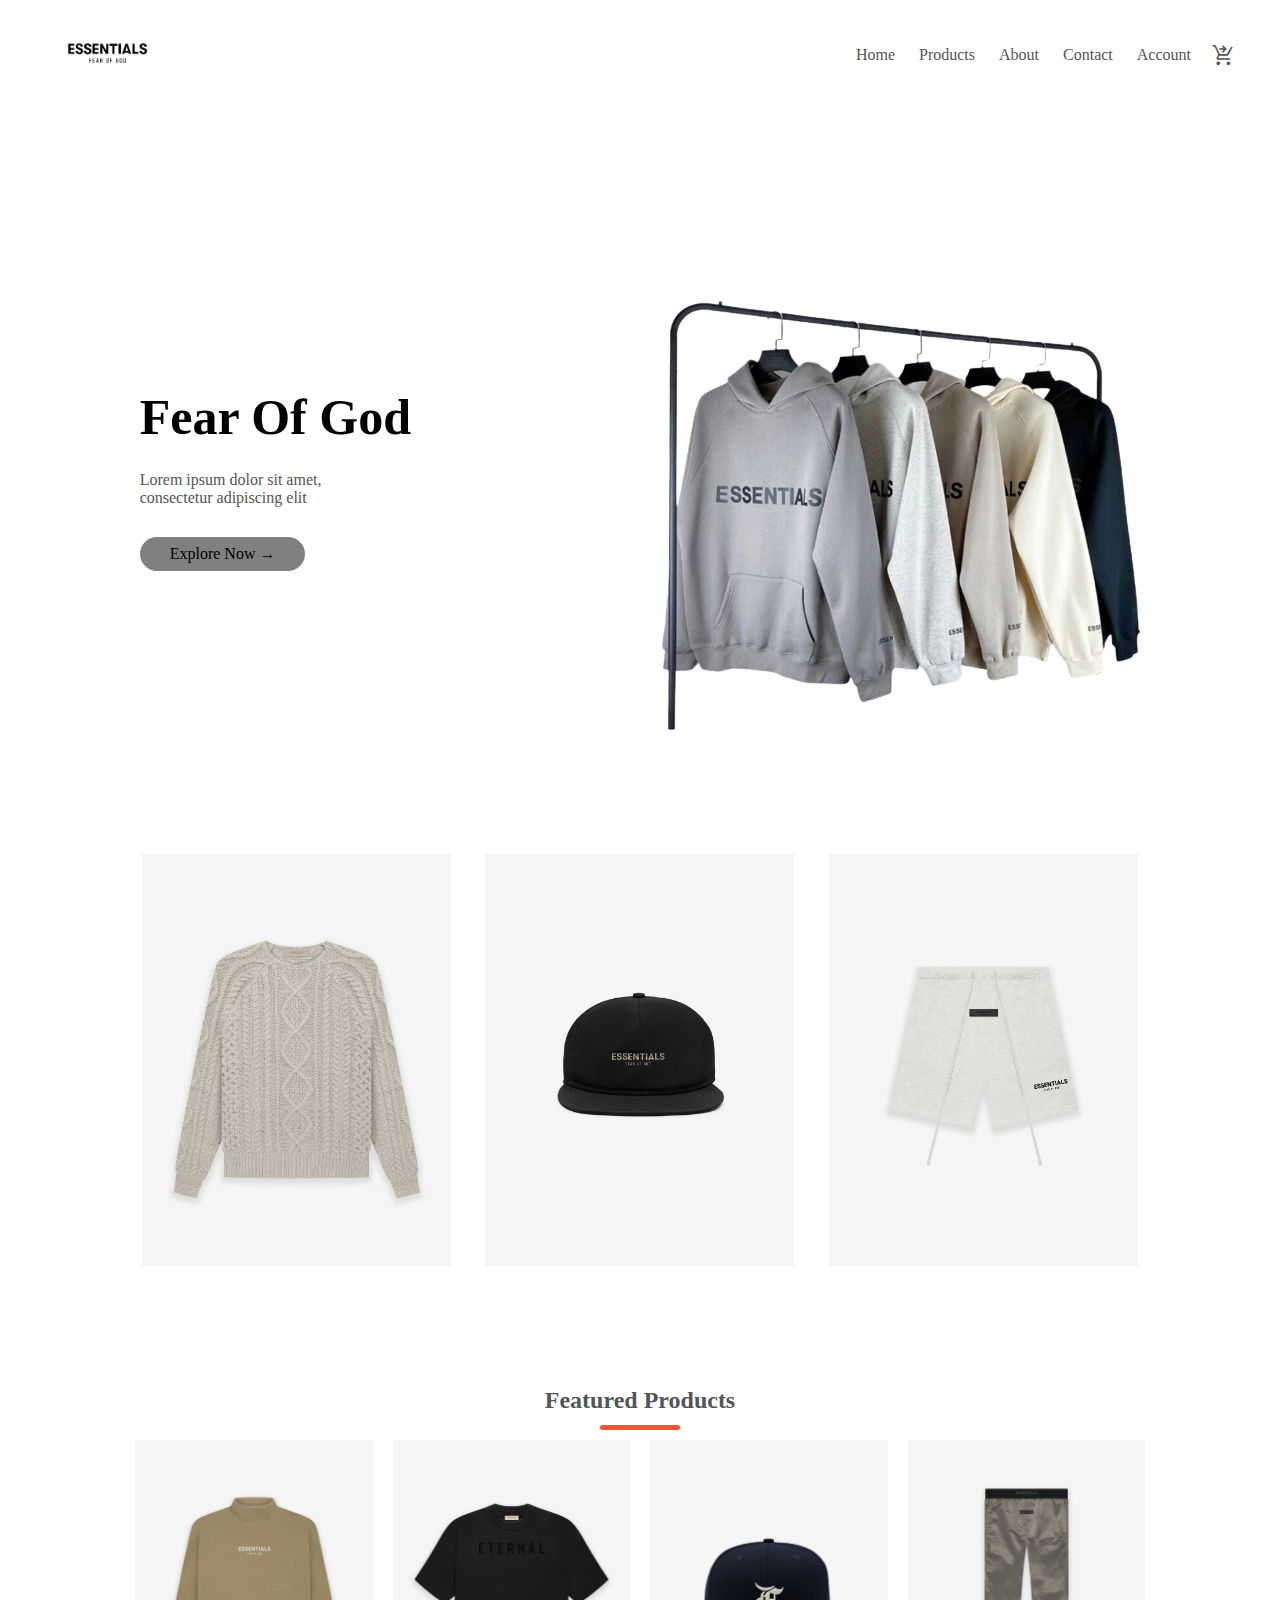
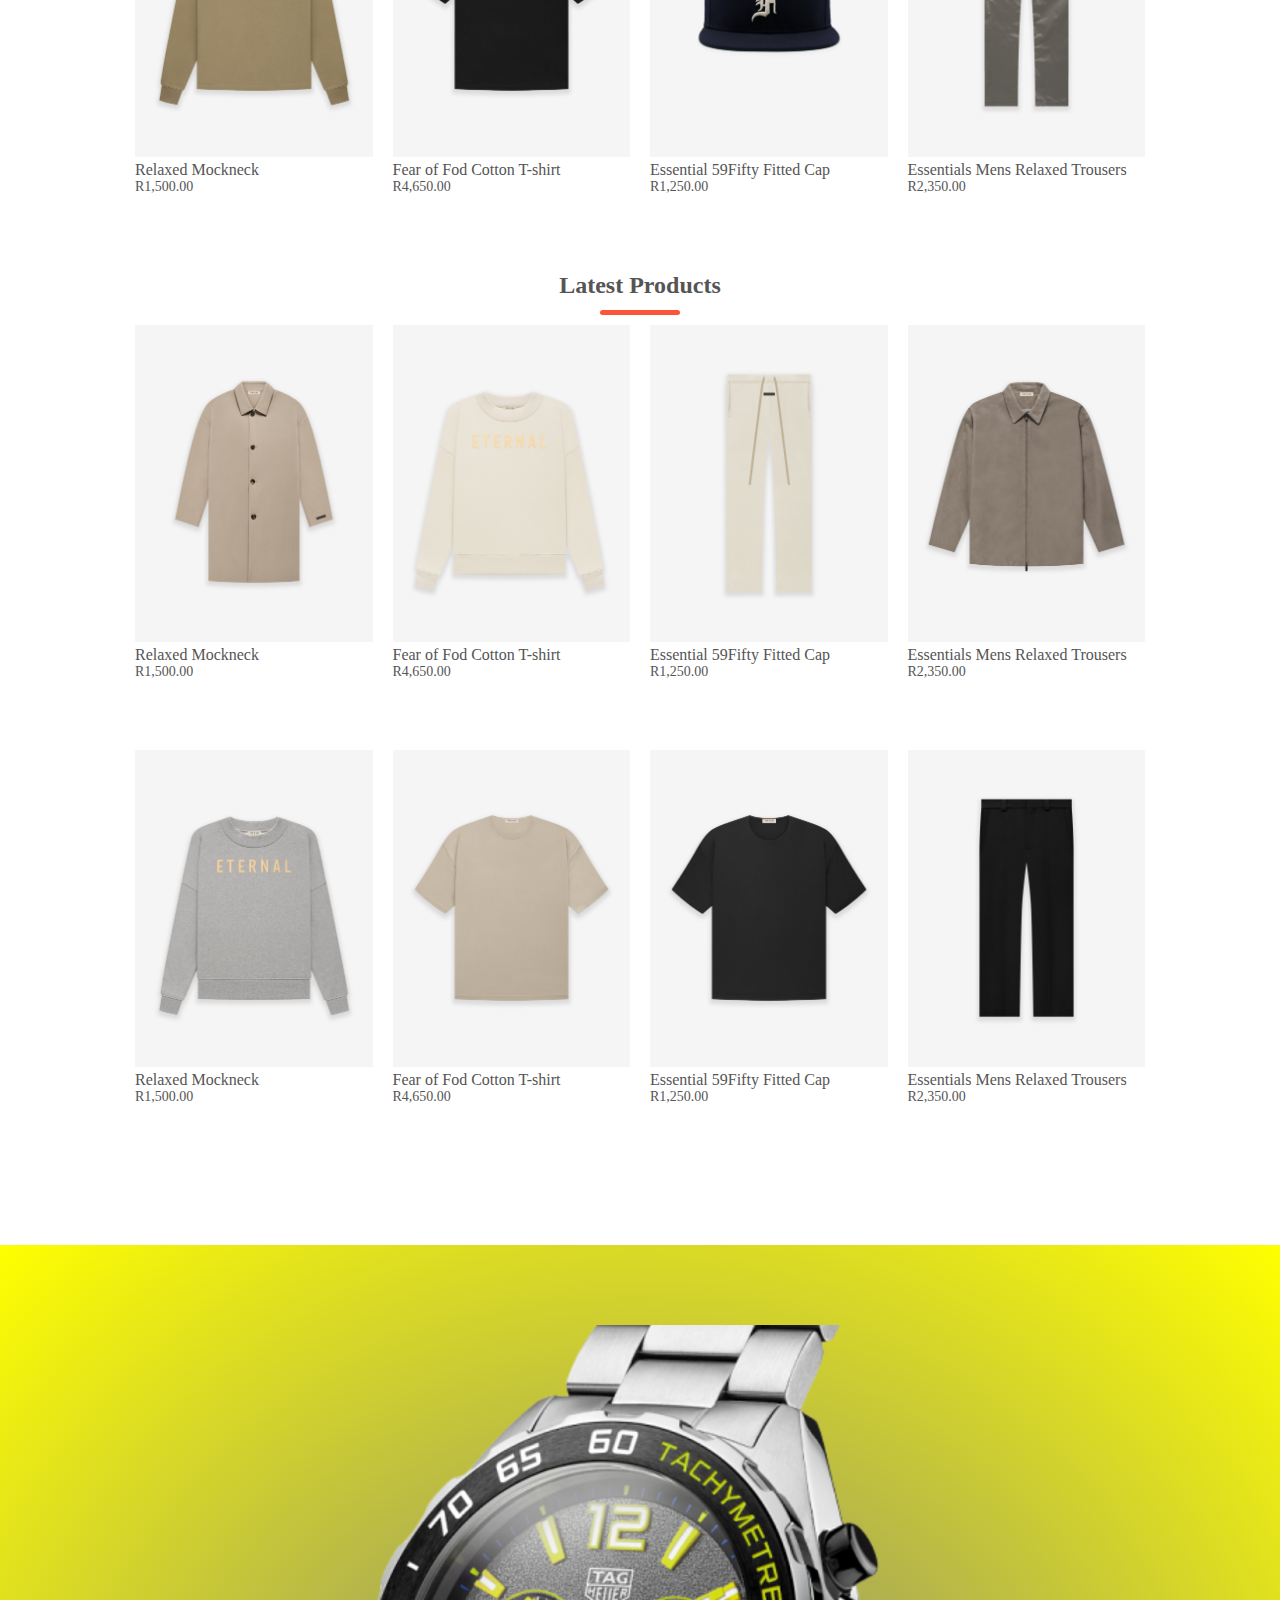
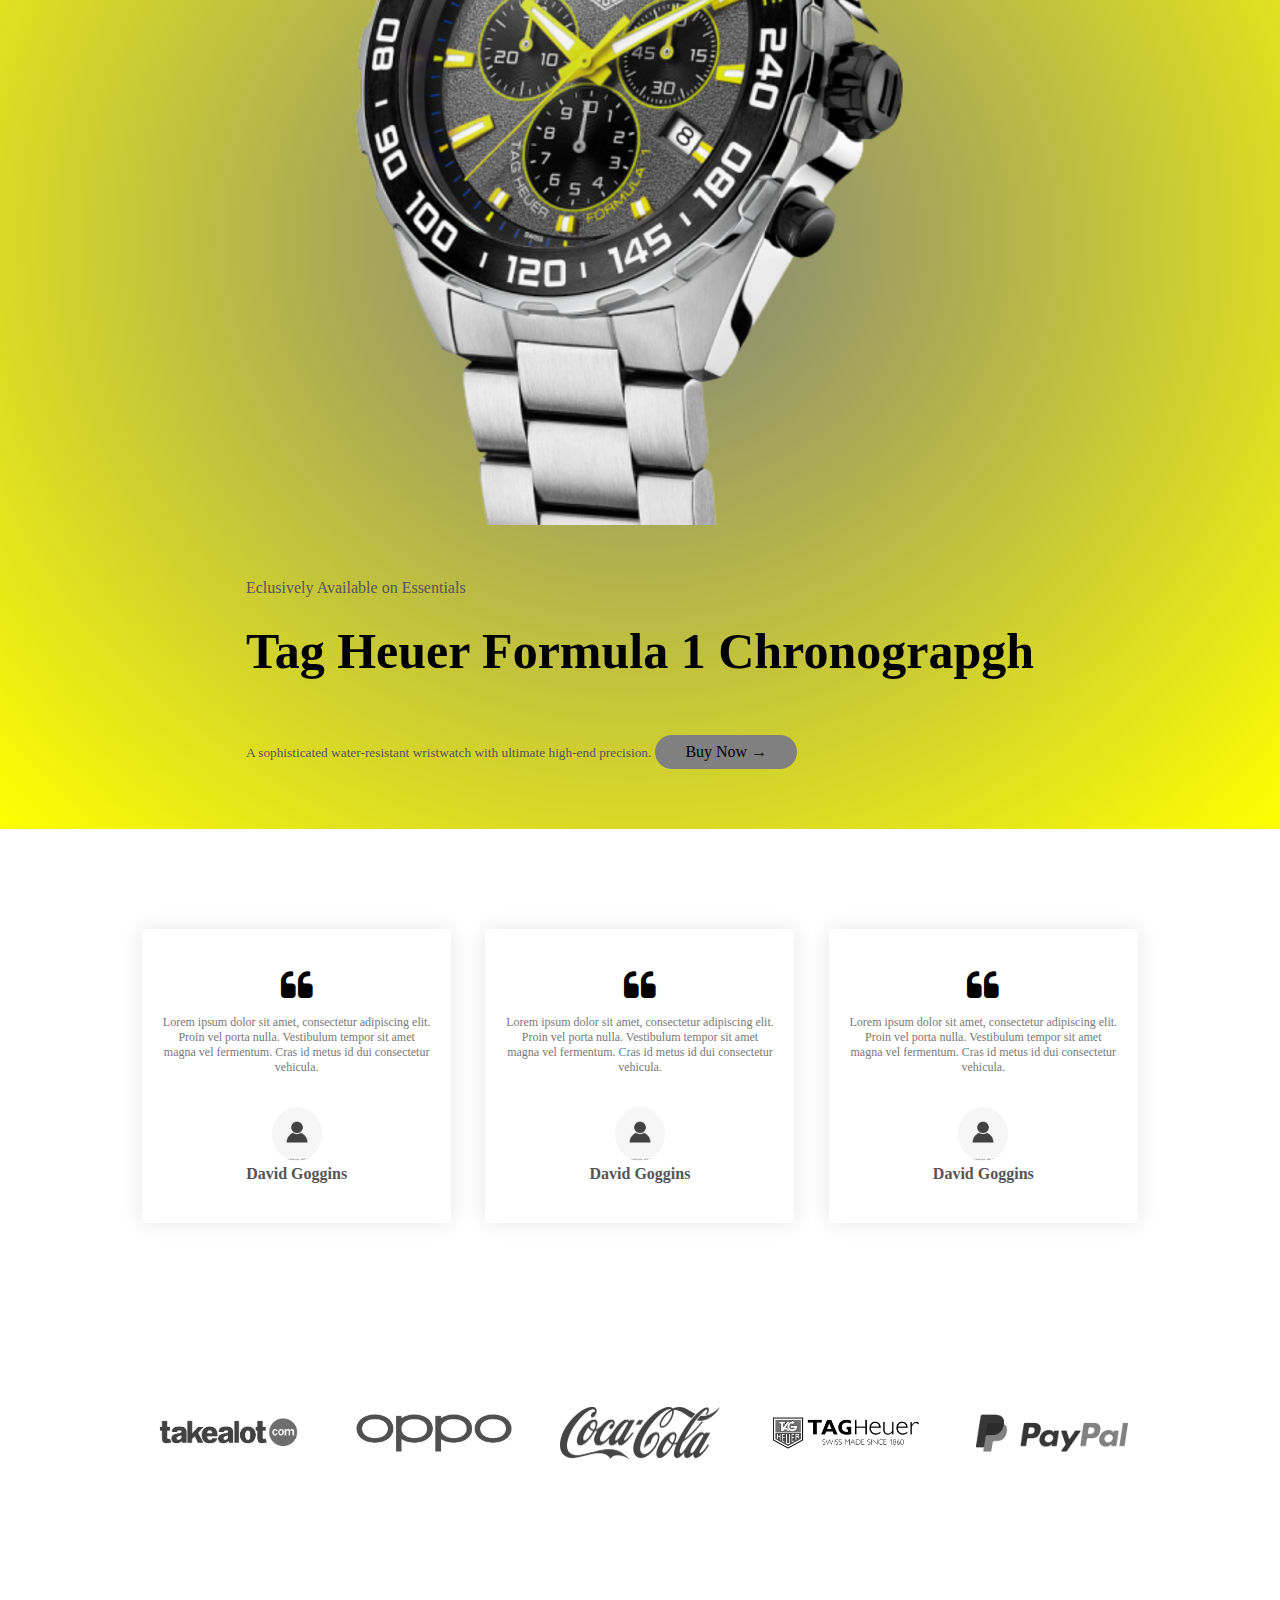
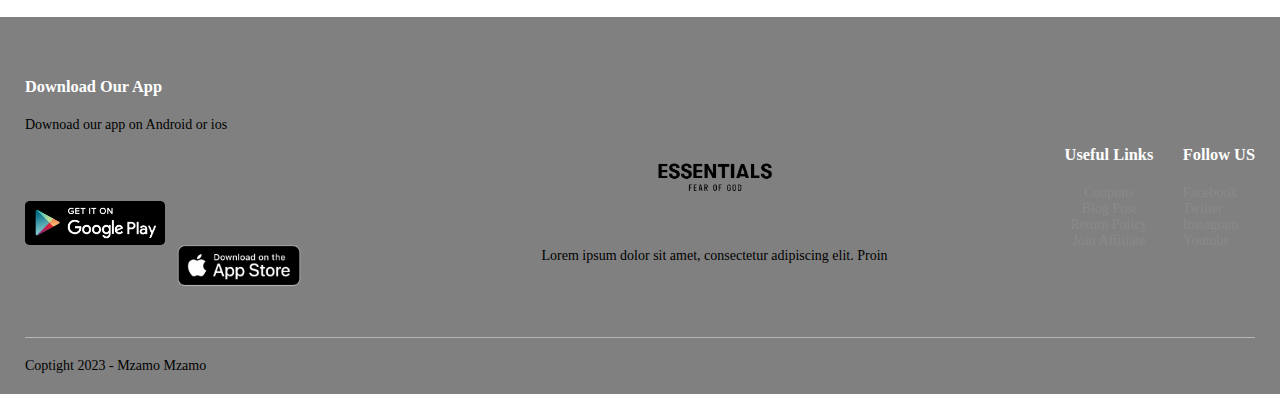
<file: index.html>
<!DOCTYPE html>
<!--
Click nbfs://nbhost/SystemFileSystem/Templates/Licenses/license-default.txt to change this license
Click nbfs://nbhost/SystemFileSystem/Templates/Other/html.html to edit this template
-->
<html>
    <head>
        <title>Essentials</title>
        <meta charset="UTF-8">
        <meta name="viewport" content="width=device-width", initial-scale="1.0">
        <meta name="viewport" content="width=device-width, initial-scale=1.0">
        <link rel="stylesheet" href="style.css">
        <link rel="preconnect" href="https://fonts.googleapis.com"> 
         <link rel="stylesheet" href="https://stackpath.bootstrapcdn.com/font-awesome/4.7.0/css/font-awesome.min.css">
<link rel="preconnect" href="https://fonts.gstatic.com" crossorigin> 
<link rel="stylesheet" href="https://fonts.googleapis.com/css2?family=Material+Symbols+Outlined:opsz,wght,FILL,GRAD@20..48,100..700,0..1,-50..200" />


    </head>
    <body>
        
        <div class="header">
        <div class="container">
            <div class="navbar">
            <div class="logo">
                <a href="index.html"><img src="images/logo.png" width="125px"></a>
            </div>
            <nav>
                <ul id="MenuItems">
                    <li><a href="index.html">Home</a></li>
                    <li><a href="products.html">Products</a></li>
                    <li><a href="">About</a></li> 
                    <li><a href="">Contact</a></li>
                    <li><a href="account.html">Account</a></li>
                </ul>
            </nav>


                <span class="material-symbols-outlined"><a href="cart.html">
                        shopping_cart_checkout</a>
                    </span>
                 <img src='images/menu2.png' class="menu-icon" onclick="menutoggle()">


        </div>
            <div class="row">
                <div class="col-2">
                    <h1>Fear Of God</h1>
                    <p>Lorem ipsum dolor sit amet,<br> consectetur adipiscing elit</p>
                    <a href="products.html" class="btn">Explore Now &#8594;</a>
                </div>
                <div class="col-2">
                    <img src="images/header.png"
                         >                     </div>
            </div>
        </div>
        </div>
        <!--featured categories--->
        <div class="categories">
            <div class="small-container">
                <div class="row">
                <div class="col-3">
                    <img src="images/top.jpg">
                </div>
                
                <div class="col-3">
                <img src="images/hat.jpg">
                </div>
                <div class="col-3">
                    <img src="images/shorts.jpg">
                </div>
                </div>
            </div>
            
                </div> 
           <!--featured products-->
           <div class="small-container">
               <h2 class="title">Featured Products</h2>
               <div class="row">
                   <div class="col-4">
                       <img src="images/product 1.jpg">
                       <h4>Relaxed Mockneck</h4>
                       <p>R1,500.00</p>
                   </div>
                   <div class="col-4">
                       <img src="images/product2.jpg">
                       <h4>Fear of Fod Cotton T-shirt</h4>
                       <p>R4,650.00</p>
                   </div>
                    <div class="col-4">
                       <img src="images/product3.jpg">
                       <h4>Essential 59Fifty Fitted Cap</h4>
                       <p>R1,250.00</p>
                   </div>
                    <div class="col-4">
                       <img src="images/product4.jpg">
                       <h4>Essentials Mens Relaxed Trousers</h4>
                       <p>R2,350.00</p>
                   </div>
               </div>
               <h2 class="title">Latest Products</h2>
                 <div class="row">
                   <div class="col-4">
                       <img src="images/p5.jpg">
                       <h4>Relaxed Mockneck</h4>
                       <p>R1,500.00</p>
                   </div>
                   <div class="col-4">
                       <img src="images/p6.jpg">
                       <h4>Fear of Fod Cotton T-shirt</h4>
                       <p>R4,650.00</p>
                   </div>
                    <div class="col-4">
                        <a href="product-details.html"><img src="images/p7.jpg"></a>
                        <a href="product-details.html"><h4>Essential 59Fifty Fitted Cap</h4></a>
                       <p>R1,250.00</p>
                   </div>
                    <div class="col-4">
                       <img src="images/p8.jpg">
                       <h4>Essentials Mens Relaxed Trousers</h4>
                       <p>R2,350.00</p>
                   </div>
               </div>
                 <div class="row">
                   <div class="col-4">
                       <img src="images/p9.jpg">
                       <h4>Relaxed Mockneck</h4>
                       <p>R1,500.00</p>
                   </div>
                   <div class="col-4">
                       <img src="images/p10.jpg">
                       <h4>Fear of Fod Cotton T-shirt</h4>
                       <p>R4,650.00</p>
                   </div>
                    <div class="col-4">
                       <img src="images/p11.jpg">
                       <h4>Essential 59Fifty Fitted Cap</h4>
                       <p>R1,250.00</p>
                   </div>
                    <div class="col-4">
                       <img src="images/p12.jpg">
                       <h4>Essentials Mens Relaxed Trousers</h4>
                       <p>R2,350.00</p>
                   </div>
               </div>
           </div>
           <!--offer-->
           <div class="offer">
               <div class="small-container">
                   <div class="row">
                       
                       <div class="col-2">
                           <img src="images/tag.png" class="offer-img">
                       </div>
                       
                   <div class="col-2">
                       <p>Eclusively Available on Essentials</p>
                       <h1>Tag Heuer Formula 1 Chronograpgh</h1>
                       <small>A sophisticated water-resistant wristwatch with ultimate high-end precision.</small>
                       <a href="" class="btn">Buy Now &#8594; </a>
                   </div>
                   </div>
               </div>
           </div>
           <!--testimoials-->
           <div class="testimonials">
               <div class="small-container">
                   <div class="row">
                       <div class="col-3">
                           <i class="fa fa-quote-left"></i>
                           <p>Lorem ipsum dolor sit amet, consectetur adipiscing elit. Proin vel porta nulla. Vestibulum tempor sit amet magna vel fermentum. Cras id metus id dui consectetur vehicula.</p>
                           <img src="images/user.webp">
                           <h3>David Goggins</h3>
                       </div>
                       <div class="col-3">
                            <i class="fa fa-quote-left"></i>
                           <p>Lorem ipsum dolor sit amet, consectetur adipiscing elit. Proin vel porta nulla. Vestibulum tempor sit amet magna vel fermentum. Cras id metus id dui consectetur vehicula.</p>
                           <img src="images/user.webp">
                           <h3>David Goggins</h3>
                       </div>
                       <div class="col-3">
                            <i class="fa fa-quote-left"></i>
                           <p>Lorem ipsum dolor sit amet, consectetur adipiscing elit. Proin vel porta nulla. Vestibulum tempor sit amet magna vel fermentum. Cras id metus id dui consectetur vehicula.</p>
                           <img src="images/user.webp">
                           <h3>David Goggins</h3>
                       </div>
                   </div>
               </div>
           </div>
           <!--brand-->
           <div class="brands">
               <div class="small-container">
                   <div class="row">
                       <div class="col-5">
                           <img src="images/takealot.png">
                       </div>
                       <div class="col-5">
                           <img src="images/oppo.png">
                       </div>
                       <div class="col-5">
                           <img src="images/coke.png">
                       </div>
                       <div class="col-5">
                           <img src="images/tagbrand.png">
                       </div>
                       <div class="col-5">
                           <img src="images/pp.png">
                      
                       
                           
                   </div>
               </div>
           </div>
           </div>
               <!--footer-->
               <div class="footer">
                   <div class="container">
                       <div class="row">
                           <div class="footer-col-1">
                               <h3>Download Our App</h3>
                               <P>Downoad our app on Android or ios</P>
                               <div class="app-logo">
                                   <img src="images/play.png">
                                   <img src="images/app1.png">
                               </div>
                           </div>
                           <div class="footer-col-2">
                               <img src="images/logo.png">
                               <P>Lorem ipsum dolor sit amet, consectetur adipiscing elit. Proin </P>
                           </div>
                           <div class="footer-col-3">
                               <h3>Useful Links</h3>
                               <ul>
                                   <li>Coupons</li>
                                   <li>Blog Post</li>
                                   <li>Return Policy</li>
                                   <li>Join Affiliate</li>
                                  
                               </ul>
                           </div>
                           <div class="footer-col-4">
                               <h3>Follow US</h3>
                               <ul>
                                   <li>Facebook</li>
                                   <li>Twitter</li>
                                   <li>Instagram</li>
                                   <li>Youtube</li>
                                  
                               </ul>
                           </div>
                       </div>
                       <HR>
                       <P class='copywright'>Coptight 2023 - Mzamo Mzamo</P>
                   </div>
               </div>
               <!--js fr toggle menu-->
               <script>
                   var MenuItems = document.getElementById("MenuItems");
                   
                   MenuItems.style.maxHeight = "0px";
                   
                   function menutoggle() {
                       if(MenuItems.style.maxHeight == "0px")
                       {
                           MenuItens.style.maxHeight = "200px";
                       }
                       else{
                           MenuItems.style.maxHeight = "0px";
                       }
                   }
               </script>
    </body>
</html>
</file>
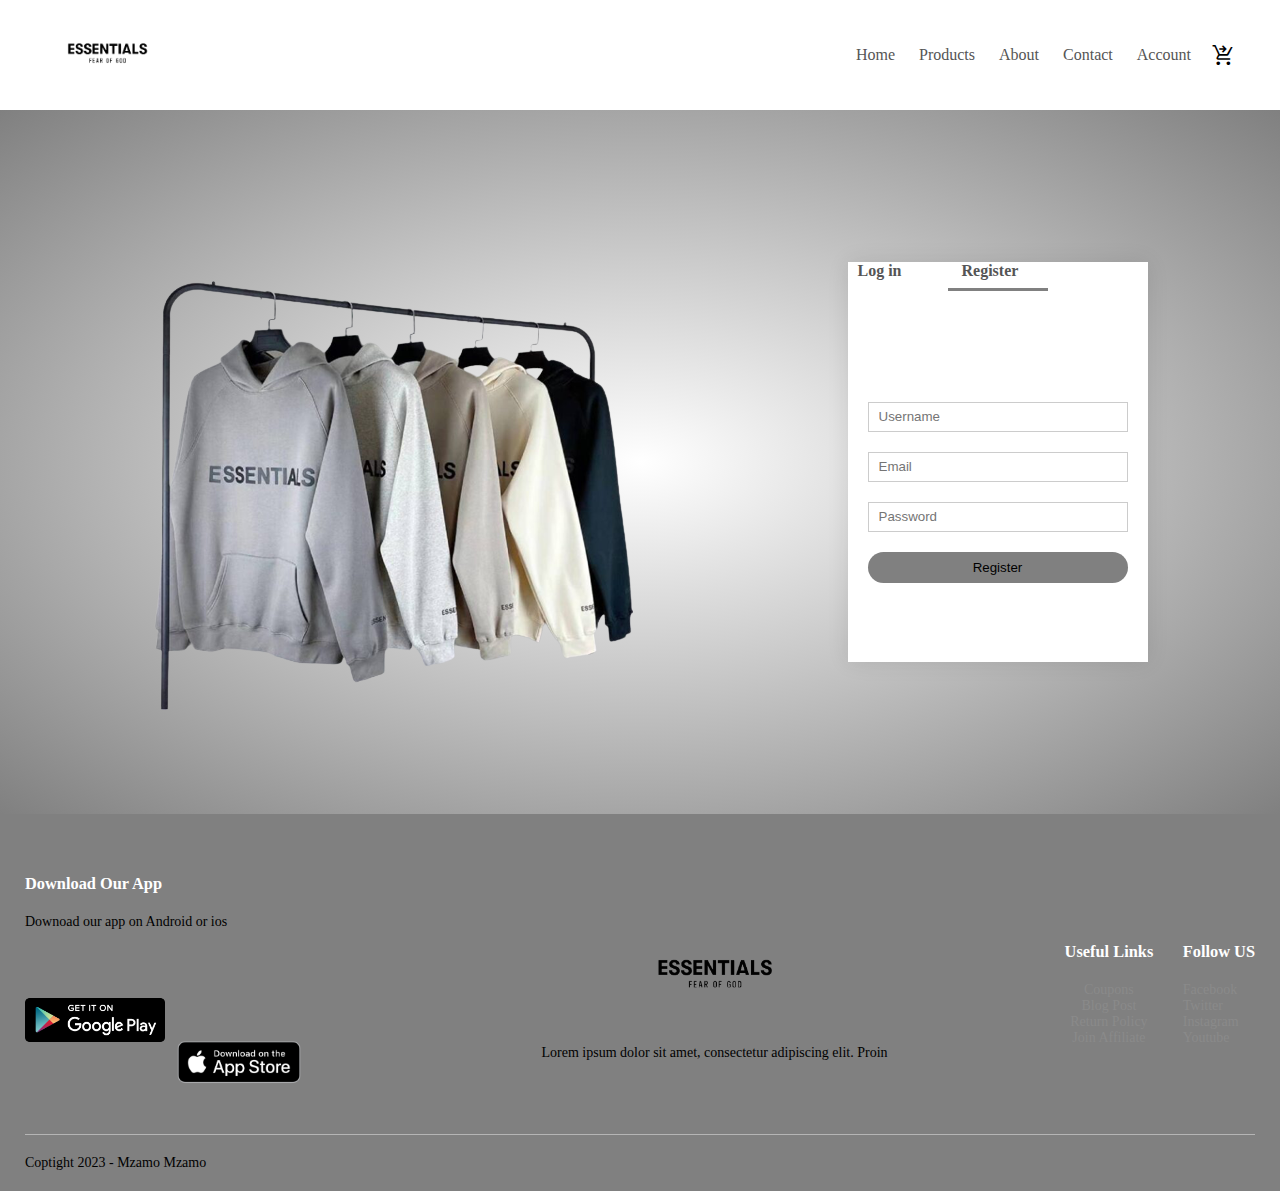
<file: account.html>
<!DOCTYPE html>
<!--
Click nbfs://nbhost/SystemFileSystem/Templates/Licenses/license-default.txt to change this license
Click nbfs://nbhost/SystemFileSystem/Templates/ClientSide/html.html to edit this template
-->
<html>
    <head>
        <title>All Products - Essentials</title>
        <meta charset="UTF-8">
        <meta name="viewport" content="width=device-width", initial-scale="1.0">
        <meta name="viewport" content="width=device-width, initial-scale=1.0">
        <link rel="stylesheet" href="style.css">
        <link rel="preconnect" href="https://fonts.googleapis.com"> 
         <link rel="stylesheet" href="https://stackpath.bootstrapcdn.com/font-awesome/4.7.0/css/font-awesome.min.css">
<link rel="preconnect" href="https://fonts.gstatic.com" crossorigin> 
<link rel="stylesheet" href="https://fonts.googleapis.com/css2?family=Material+Symbols+Outlined:opsz,wght,FILL,GRAD@20..48,100..700,0..1,-50..200" />


    </head>
    <body>
        
        
        <div class="container">
            <div class="navbar">
            <div class="logo">
                <img src="images/logo.png" width="125px">
            </div>
            <nav>
                <ul id="MenuItems">
                    <li><a href="index.html">Home</a></li>
                    <li><a href="products.html">Products</a></li>
                    <li><a href="">About</a></li> 
                    <li><a href="">Contact</a></li>
                    <li><a href="account.html">Account</a></li>
                </ul>
            </nav>


<span class="material-symbols-outlined">
shopping_cart_checkout
</span>
                 <img src='images/menu2.png' class="menu-icon" onclick="menutoggle()">


        </div>
            
        </div>
       
       <!--account-page-->
       <div class="account-page">
           <div class="container">
               <div class="row">
                   <div class="col-2">
                       <img src="images/header.png" width="100%">
                   </div>
                   <div class="col-2">
                       <div class="form-container">
                           <div class="form-btn">
                               <span onclick="login()">Log in</span>
                               <span onclick="register()">Register</span>
                               <hr id="indicator">
                                   
                           </div>
                           <form id="LoginForm">
                               <input type="text" placeholder="Username">
                               <input type="password" placeholder="Password">
                               <button type="submit" class="btn">Login</button>
                               <a href="">Forgot password</a>
                           </form>
                            <form id="RegForm">
                               <input type="text" placeholder="Username">
                               <input type="email" placeholder="Email">
                               <input type="password" placeholder="Password">
                               <button type="submit" class="btn">Register</button>
                            
                           </form>
                       </div>
                   </div>
               </div>
           </div>
       </div>
       
           
               <!--footer-->
               <div class="footer">
                   <div class="container">
                       <div class="row">
                           <div class="footer-col-1">
                               <h3>Download Our App</h3>
                               <P>Downoad our app on Android or ios</P>
                               <div class="app-logo">
                                   <img src="images/play.png">
                                   <img src="images/app1.png">
                               </div>
                           </div>
                           <div class="footer-col-2">
                               <img src="images/logo.png">
                               <P>Lorem ipsum dolor sit amet, consectetur adipiscing elit. Proin </P>
                           </div>
                           <div class="footer-col-3">
                               <h3>Useful Links</h3>
                               <ul>
                                   <li>Coupons</li>
                                   <li>Blog Post</li>
                                   <li>Return Policy</li>
                                   <li>Join Affiliate</li>
                                  
                               </ul>
                           </div>
                           <div class="footer-col-4">
                               <h3>Follow US</h3>
                               <ul>
                                   <li>Facebook</li>
                                   <li>Twitter</li>
                                   <li>Instagram</li>
                                   <li>Youtube</li>
                                  
                               </ul>
                           </div>
                       </div>
                       <HR>
                       <P class='copywright'>Coptight 2023 - Mzamo Mzamo</P>
                   </div>
               </div>
               <!--js fr toggle menu-->
               <script>
                   var MenuItems = document.getElementById("MenuItems");
                   
                   MenuItems.style.maxHeight = "0px";
                   
                   function menutoggle() {
                       if(MenuItems.style.maxHeight == "0px")
                       {
                           MenuItens.style.maxHeight = "200px";
                       }
                       else{
                           MenuItems.style.maxHeight = "0px";
                       }
                   }
               </script>
              <!--js for toggle Form-->
              
              <script>
                  
                  var LoginForm = document.getElemetnById("LoginForm");
                  var RegForm = document.getElementById("RegForm");
                  var indicator = document.getElementById("indicator");
                  
                  function register(){
                      RegForm.style.transform = "translateX(0px)";
                      LoginForm.style.transform = "translateX(0px)";
                      indicator.style.transform = "translateX(100px)";
                  }
                  function login(){
                      RegForm.style.transform = "translateX(300px)";
                      LoginForm.style.transform = "translateX(300px)";
                      indicator.style.transform = "translateX(0px)";
                  }
                  
                 
              </script>
    </body>
</html>
</file>
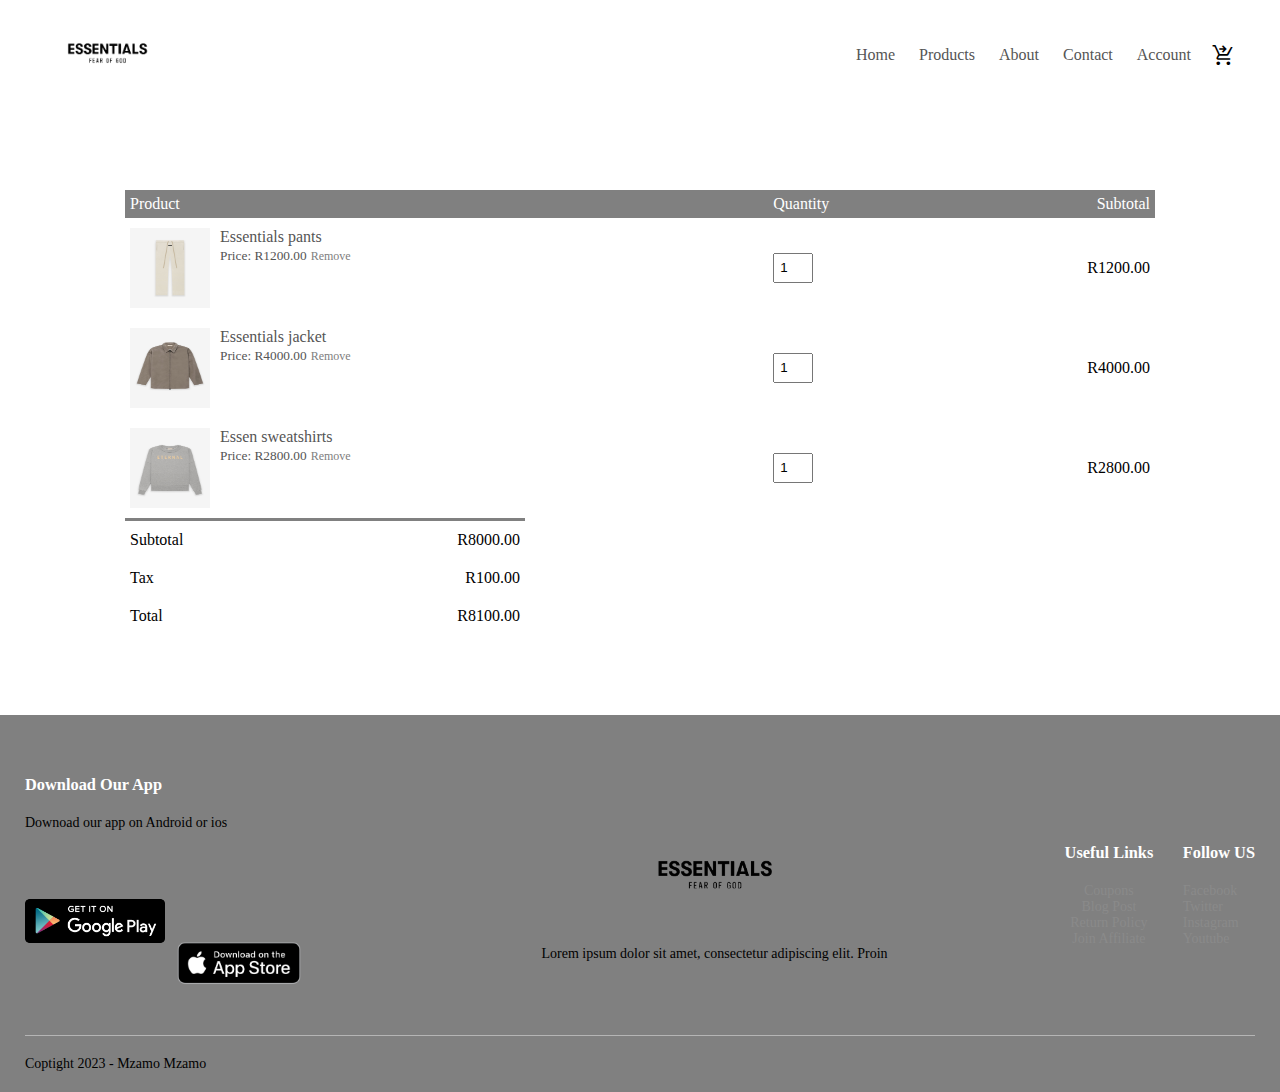
<file: cart.html>
<!DOCTYPE html>
<!--
Click nbfs://nbhost/SystemFileSystem/Templates/Licenses/license-default.txt to change this license
Click nbfs://nbhost/SystemFileSystem/Templates/ClientSide/html.html to edit this template
-->
<html>
    <head>
        <title>All Products - Essentials</title>
        <meta charset="UTF-8">
        <meta name="viewport" content="width=device-width", initial-scale="1.0">
        <meta name="viewport" content="width=device-width, initial-scale=1.0">
        <link rel="stylesheet" href="style.css">
        <link rel="preconnect" href="https://fonts.googleapis.com"> 
         <link rel="stylesheet" href="https://stackpath.bootstrapcdn.com/font-awesome/4.7.0/css/font-awesome.min.css">
<link rel="preconnect" href="https://fonts.gstatic.com" crossorigin> 
<link rel="stylesheet" href="https://fonts.googleapis.com/css2?family=Material+Symbols+Outlined:opsz,wght,FILL,GRAD@20..48,100..700,0..1,-50..200" />


    </head>
    <body>
        
        
        <div class="container">
            <div class="navbar">
            <div class="logo">
                <img src="images/logo.png" width="125px">
            </div>
            <nav>
                <ul id="MenuItems">
                    <li><a href="">Home</a></li>
                    <li><a href="">Products</a></li>
                    <li><a href="">About</a></li> 
                    <li><a href="">Contact</a></li>
                    <li><a href="">Account</a></li>
                </ul>
            </nav>


<span class="material-symbols-outlined">
shopping_cart_checkout
</span>
                 <img src='images/menu2.png' class="menu-icon" onclick="menutoggle()">


        </div>
            
        </div>
       
       <!--cart items-->
       <div class="small-container cart-page ">
           
           <table>
               <tr>
                   <th>Product</th>
                   <th>Quantity</th>
                   <th>Subtotal</th>
               </tr>
               <tr>
                   <td>
                       <div class="cart-info">
                           <img src="images/p7.jpg">
                           <div>
                               <p>Essentials pants</p>
                               <small>Price: R1200.00</small>
                               <a href="">Remove</a>
                           </div>
                       </div>
                   </td>
                   <td><input type="number" value="1"></td>
                   <td>R1200.00</td>
               </tr> 
               <tr>
                   <td>
                       <div class="cart-info">
                           <img src="images/p8.jpg">
                           <div>
                               <p>Essentials jacket</p>
                               <small>Price: R4000.00</small>
                               <a href="">Remove</a>
                           </div>
                       </div>
                   </td>
                   <td><input type="number" value="1"></td>
                   <td>R4000.00</td>
               </tr>  
               <tr>
                   <td>
                       <div class="cart-info">
                           <img src="images/p9.jpg">
                           <div>
                               <p>Essen sweatshirts</p>
                               <small>Price: R2800.00</small>
                               <a href="">Remove</a>
                           </div>
                       </div>
                   </td>
                   <td><input type="number" value="1"></td>
                   <td>R2800.00</td>
               </tr>  
                 
               
               
           </table>
           
           <div class="total-price">
               
               <table>
                   <tr>
                       <td>Subtotal</td>
                       <td>R8000.00</td>
                   </tr>
                   <tr>
                       <td>Tax</td>
                       <td>R100.00</td>
                   </tr>
                   <tr>
                       <td>Total</td>
                       <td>R8100.00</td>
                   </tr>
               </table>
               
           </div>
       </div>
           
           
               <!--footer-->
               <div class="footer">
                   <div class="container">
                       <div class="row">
                           <div class="footer-col-1">
                               <h3>Download Our App</h3>
                               <P>Downoad our app on Android or ios</P>
                               <div class="app-logo">
                                   <img src="images/play.png">
                                   <img src="images/app1.png">
                               </div>
                           </div>
                           <div class="footer-col-2">
                               <img src="images/logo.png">
                               <P>Lorem ipsum dolor sit amet, consectetur adipiscing elit. Proin </P>
                           </div>
                           <div class="footer-col-3">
                               <h3>Useful Links</h3>
                               <ul>
                                   <li>Coupons</li>
                                   <li>Blog Post</li>
                                   <li>Return Policy</li>
                                   <li>Join Affiliate</li>
                                  
                               </ul>
                           </div>
                           <div class="footer-col-4">
                               <h3>Follow US</h3>
                               <ul>
                                   <li>Facebook</li>
                                   <li>Twitter</li>
                                   <li>Instagram</li>
                                   <li>Youtube</li>
                                  
                               </ul>
                           </div>
                       </div>
                       <HR>
                       <P class='copywright'>Coptight 2023 - Mzamo Mzamo</P>
                   </div>
               </div>
               <!--js fr toggle menu-->
               <script>
                   var MenuItems = document.getElementById("MenuItems");
                   
                   MenuItems.style.maxHeight = "0px";
                   
                   function menutoggle() {
                       if(MenuItems.style.maxHeight == "0px")
                       {
                           MenuItens.style.maxHeight = "200px";
                       }
                       else{
                           MenuItems.style.maxHeight = "0px";
                       }
                   }
               </script>
              
    </body>
</html>
</file>
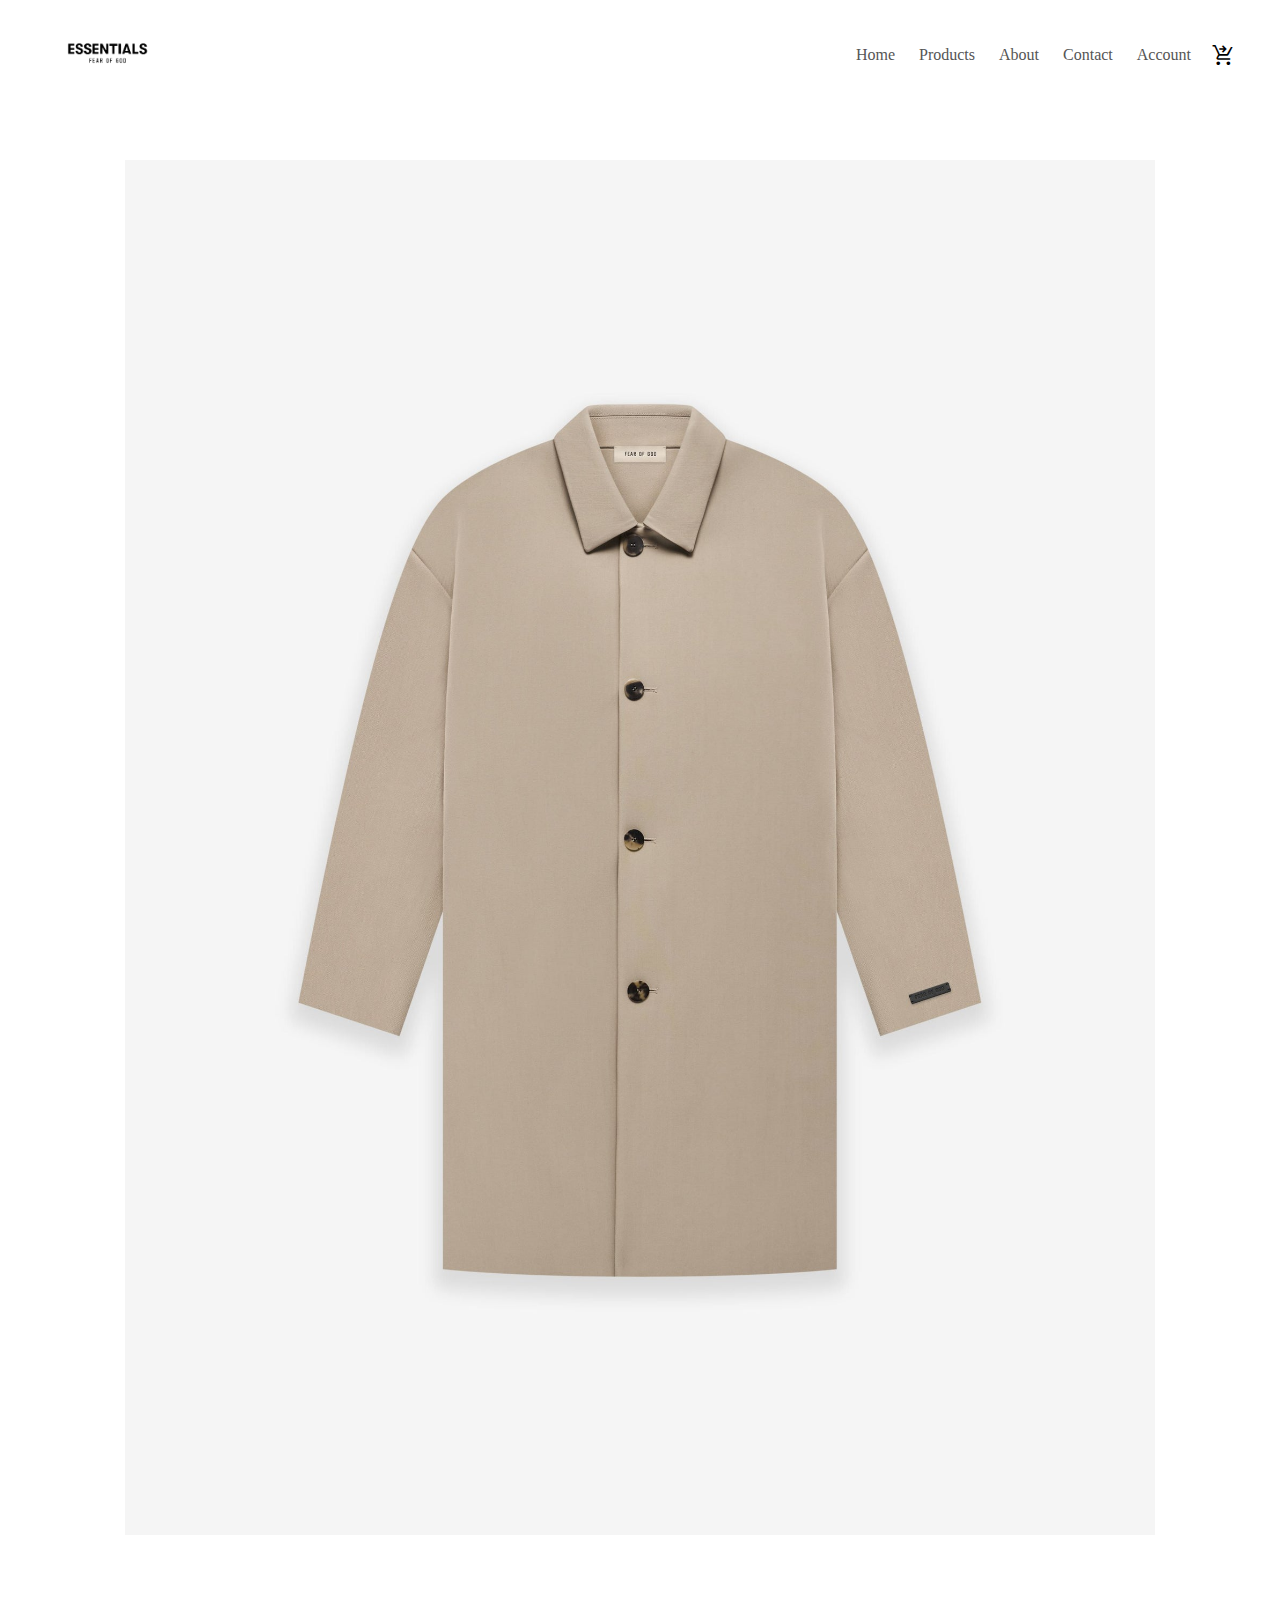
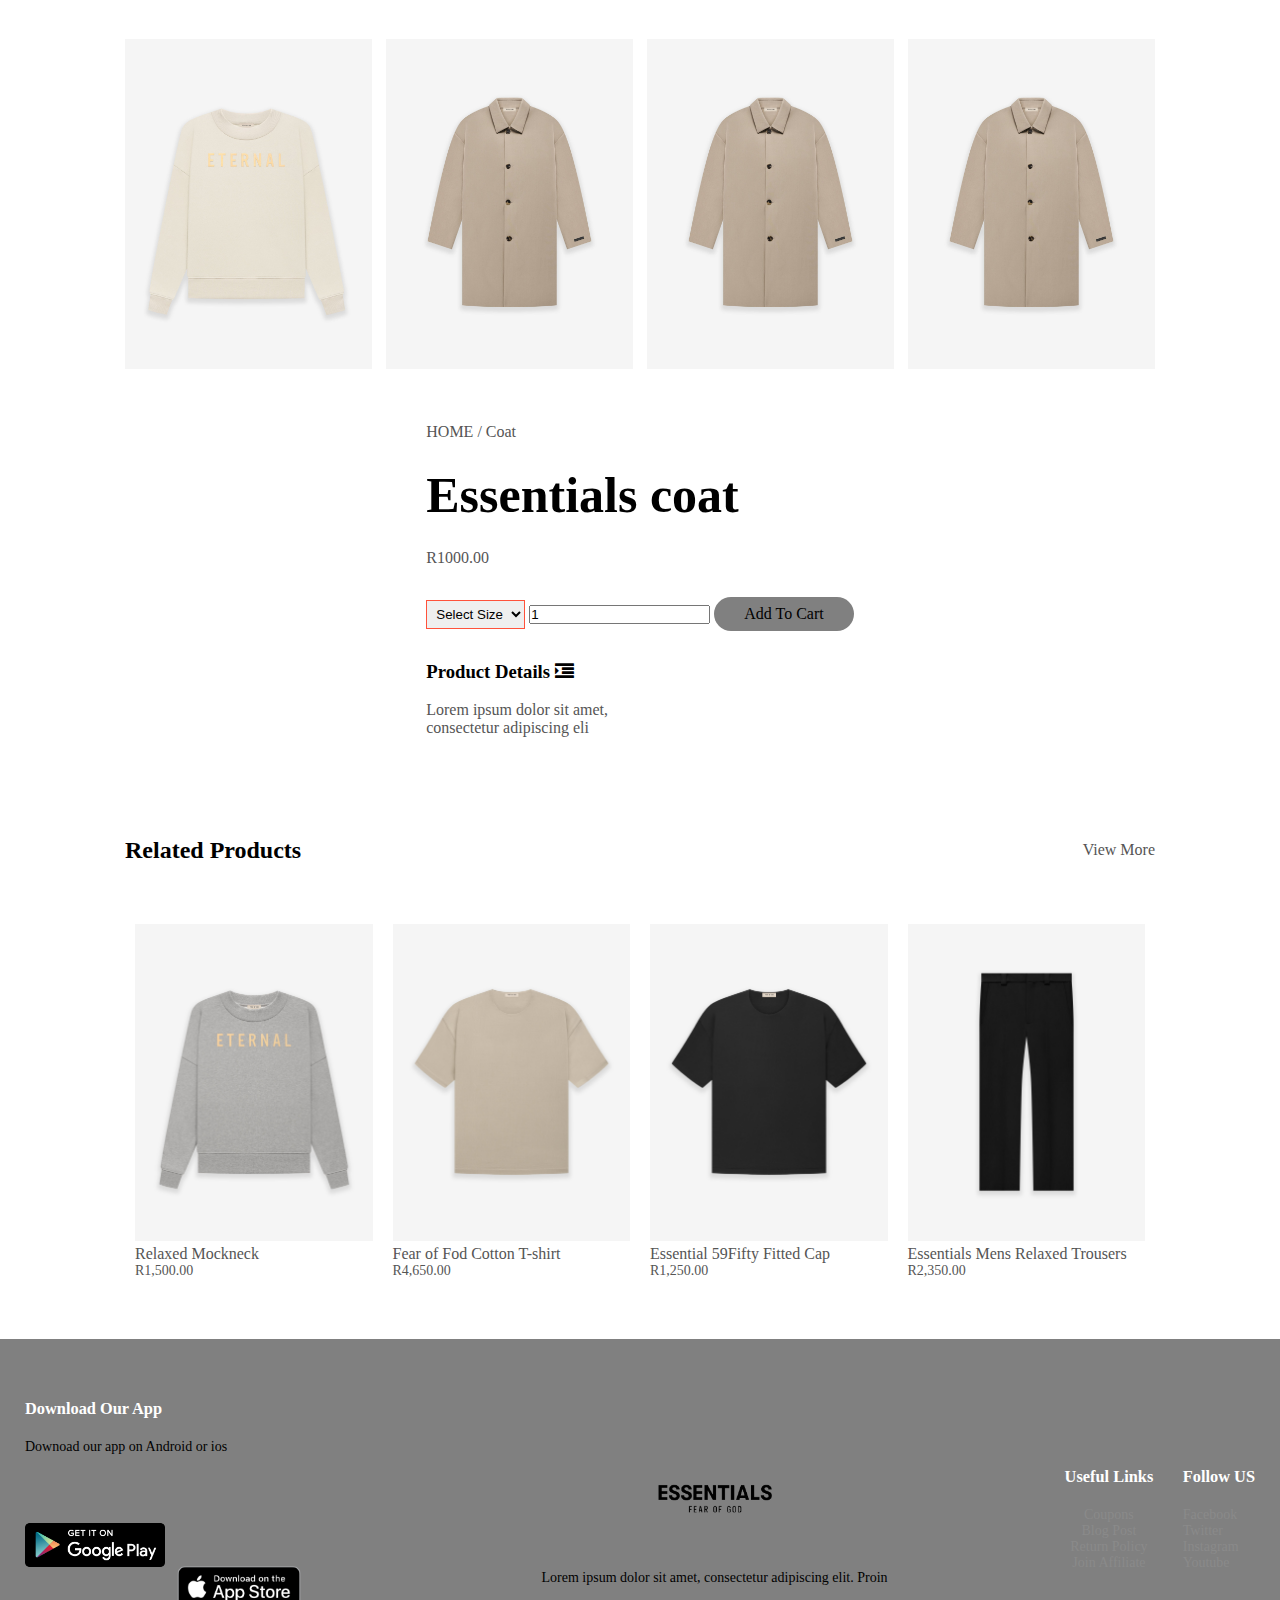
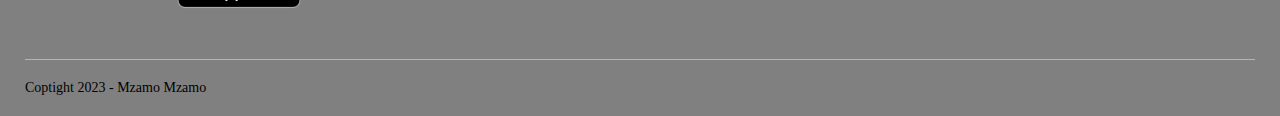
<file: product-details.html>
<!DOCTYPE html>
<!--
Click nbfs://nbhost/SystemFileSystem/Templates/Licenses/license-default.txt to change this license
Click nbfs://nbhost/SystemFileSystem/Templates/ClientSide/html.html to edit this template
-->
<html>
    <head>
        <title>All Products - Essentials</title>
        <meta charset="UTF-8">
        <meta name="viewport" content="width=device-width", initial-scale="1.0">
        <meta name="viewport" content="width=device-width, initial-scale=1.0">
        <link rel="stylesheet" href="style.css">
        <link rel="preconnect" href="https://fonts.googleapis.com"> 
         <link rel="stylesheet" href="https://stackpath.bootstrapcdn.com/font-awesome/4.7.0/css/font-awesome.min.css">
<link rel="preconnect" href="https://fonts.gstatic.com" crossorigin> 
<link rel="stylesheet" href="https://fonts.googleapis.com/css2?family=Material+Symbols+Outlined:opsz,wght,FILL,GRAD@20..48,100..700,0..1,-50..200" />


    </head>
    <body>
        
        
        <div class="container">
            <div class="navbar">
            <div class="logo">
                <img src="images/logo.png" width="125px">
            </div>
            <nav>
                <ul id="MenuItems">
                    <li><a href="">Home</a></li>
                    <li><a href="">Products</a></li>
                    <li><a href="">About</a></li> 
                    <li><a href="">Contact</a></li>
                    <li><a href="">Account</a></li>
                </ul>
            </nav>


<span class="material-symbols-outlined">
shopping_cart_checkout
</span>
                 <img src='images/menu2.png' class="menu-icon" onclick="menutoggle()">


        </div>
            
        </div>
        <!--single product details-->
        <div class="small-container single product">
            <div class="row">
                <div class="col-2">
                    <img src="images/p5.jpg" width="100%" id="ProductImg">
                    <div class="small-img-row">
                        <div class="small-img-col">
                            <img src="images/p6.jpg" class="small-img">
                        </div>
                        <div class="small-img-col">
                            <img src="images/p5.jpg" class="small-img">
                        </div>
                        <div class="small-img-col">
                            <img src="images/p5.jpg" class="small-img">
                        </div>
                         <div class="small-img-col">
                            <img src="images/p5.jpg" class="small-img">
                        </div>
                    </div>
                </div>
                <div class="col-2">
                    <p>HOME / Coat</p>
                    <h1>Essentials coat</h1>
                    <h4>R1000.00</h4>
                    <select>
                        <option>Select Size</option>
                        <option>XXL</option>
                        <option>XL</option>
                        <option>Large</option>
                        <option>Medium</option>
                        <option>Small</option>
                    </select>
                    <input type="number" value="1">
                    <a href="" class="btn">Add To Cart</a>
                    
                    <h3>Product Details <i class="fa fa-indent"></i></h3>
                    <br>
                    <p>Lorem ipsum dolor sit amet,<br> consectetur adipiscing eli</p>
                </div>
            </div>
        </div>
        <!--title-->
        <div class="small-container">
            <div class="row row-2">
                <h2>Related Products</h2>
                <P>View More</P>
            </div>
        </div>
        
           <div class="small-container">
               
            
               
              
              
                 <div class="row">
                   <div class="col-4">
                       <img src="images/p9.jpg">
                       <h4>Relaxed Mockneck</h4>
                       <p>R1,500.00</p>
                   </div>
                   <div class="col-4">
                       <img src="images/p10.jpg">
                       <h4>Fear of Fod Cotton T-shirt</h4>
                       <p>R4,650.00</p>
                   </div>
                    <div class="col-4">
                       <img src="images/p11.jpg">
                       <h4>Essential 59Fifty Fitted Cap</h4>
                       <p>R1,250.00</p>
                   </div>
                    <div class="col-4">
                       <img src="images/p12.jpg">
                       <h4>Essentials Mens Relaxed Trousers</h4>
                       <p>R2,350.00</p>
                   </div>
               </div>
            
               
                 
           </div>
           
               <!--footer-->
               <div class="footer">
                   <div class="container">
                       <div class="row">
                           <div class="footer-col-1">
                               <h3>Download Our App</h3>
                               <P>Downoad our app on Android or ios</P>
                               <div class="app-logo">
                                   <img src="images/play.png">
                                   <img src="images/app1.png">
                               </div>
                           </div>
                           <div class="footer-col-2">
                               <img src="images/logo.png">
                               <P>Lorem ipsum dolor sit amet, consectetur adipiscing elit. Proin </P>
                           </div>
                           <div class="footer-col-3">
                               <h3>Useful Links</h3>
                               <ul>
                                   <li>Coupons</li>
                                   <li>Blog Post</li>
                                   <li>Return Policy</li>
                                   <li>Join Affiliate</li>
                                  
                               </ul>
                           </div>
                           <div class="footer-col-4">
                               <h3>Follow US</h3>
                               <ul>
                                   <li>Facebook</li>
                                   <li>Twitter</li>
                                   <li>Instagram</li>
                                   <li>Youtube</li>
                                  
                               </ul>
                           </div>
                       </div>
                       <HR>
                       <P class='copywright'>Coptight 2023 - Mzamo Mzamo</P>
                   </div>
               </div>
               <!--js fr toggle menu-->
               <script>
                   var MenuItems = document.getElementById("MenuItems");
                   
                   MenuItems.style.maxHeight = "0px";
                   
                   function menutoggle() {
                       if(MenuItems.style.maxHeight == "0px")
                       {
                           MenuItens.style.maxHeight = "200px";
                       }
                       else{
                           MenuItems.style.maxHeight = "0px";
                       }
                   }
               </script>
               <!--js for product gallery-->
               <script>
                   var ProductImg = document.getElementById("ProductImg");
                   var SmallImg = document.getElementsByClassName("small-img");
                   
                   SmallImg[0].onclick = function()
                   {
                       ProductImg.src = SmallImg[0].src;
                   }
                   SmallImg[1].onclick = function()
                   {
                       ProductImg.src = SmallImg[1].src;
                   }
                   SmallImg[2].onclick = function()
                   {
                       ProductImg.src = SmallImg[2].src;
                   }
                   SmallImg[3].onclick = function()
                   {
                       ProductImg.src = SmallImg[3].src;
                   }
               </script>
    </body>
</html>
</file>
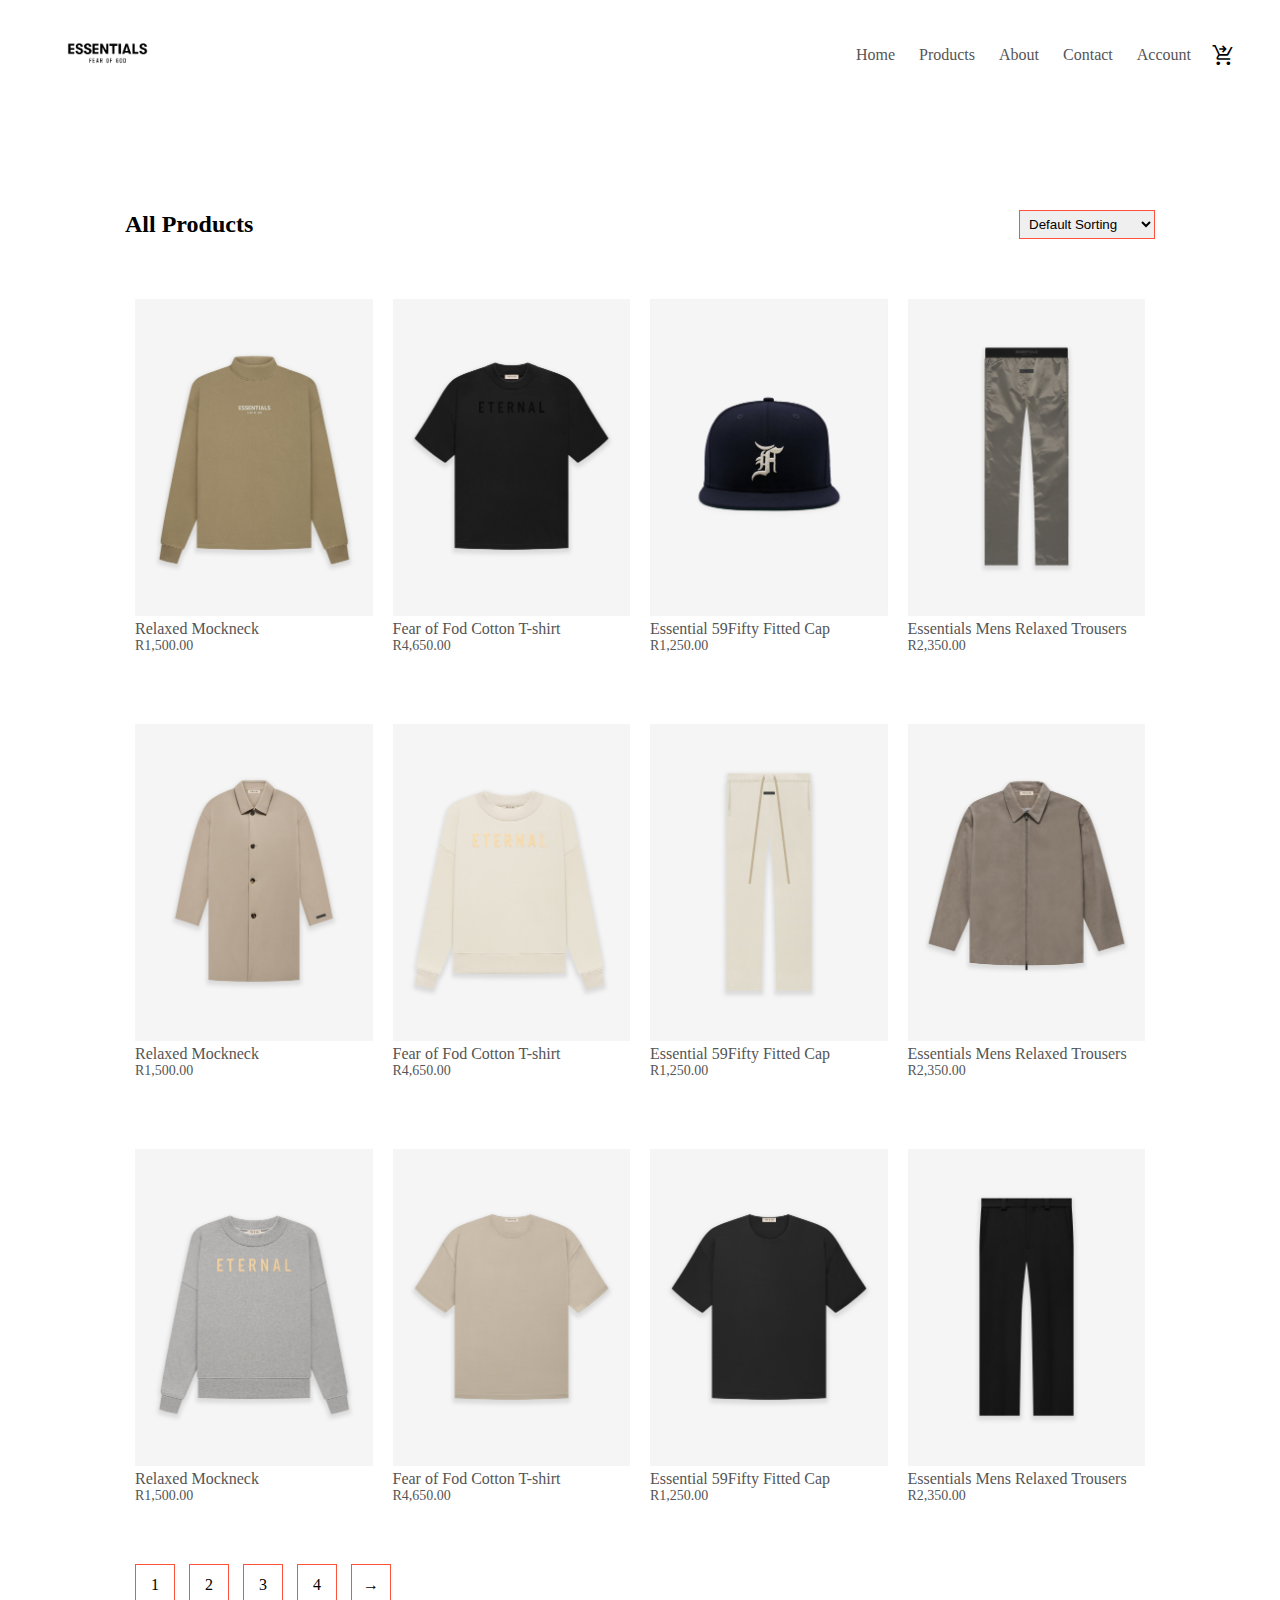
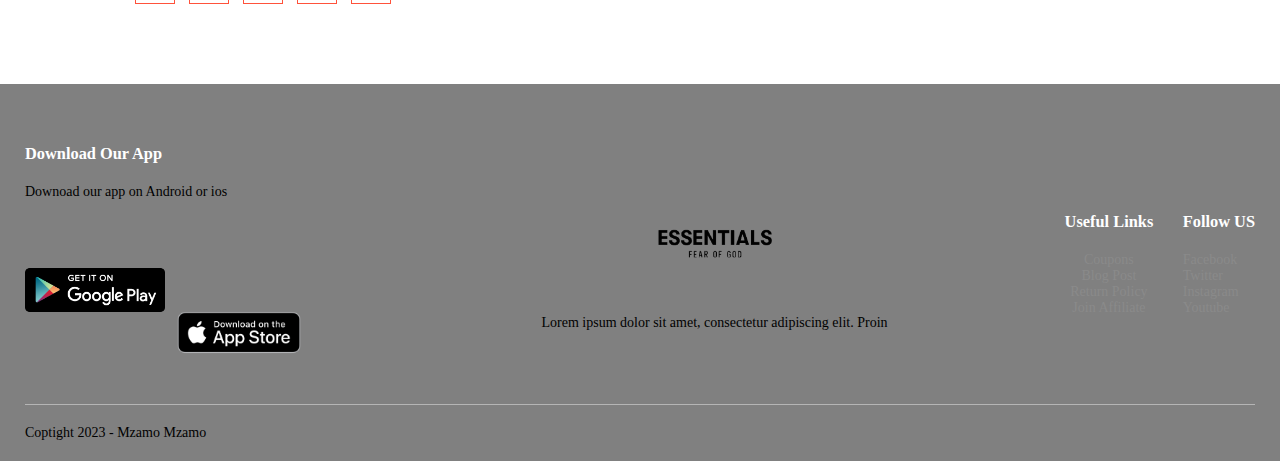
<file: products.html>
<!DOCTYPE html>
<!--
Click nbfs://nbhost/SystemFileSystem/Templates/Licenses/license-default.txt to change this license
Click nbfs://nbhost/SystemFileSystem/Templates/ClientSide/html.html to edit this template
-->
<html>
    <head>
        <title>All Products - Essentials</title>
        <meta charset="UTF-8">
        <meta name="viewport" content="width=device-width", initial-scale="1.0">
        <meta name="viewport" content="width=device-width, initial-scale=1.0">
        <link rel="stylesheet" href="style.css">
        <link rel="preconnect" href="https://fonts.googleapis.com"> 
         <link rel="stylesheet" href="https://stackpath.bootstrapcdn.com/font-awesome/4.7.0/css/font-awesome.min.css">
<link rel="preconnect" href="https://fonts.gstatic.com" crossorigin> 
<link rel="stylesheet" href="https://fonts.googleapis.com/css2?family=Material+Symbols+Outlined:opsz,wght,FILL,GRAD@20..48,100..700,0..1,-50..200" />


    </head>
    <body>
        
        
        <div class="container">
            <div class="navbar">
            <div class="logo">
                <img src="images/logo.png" width="125px">
            </div>
            <nav>
                <ul id="MenuItems">
                    <li><a href="index.html">Home</a></li>
                    <li><a href="products.html">Products</a></li>
                    <li><a href="">About</a></li> 
                    <li><a href="">Contact</a></li>
                    <li><a href="account.html">Account</a></li>
                </ul>
            </nav>


<span class="material-symbols-outlined">
shopping_cart_checkout
</span>
                 <img src='images/menu2.png' class="menu-icon" onclick="menutoggle()">


        </div>
            
        </div>
        
        
           <div class="small-container">
               
               <div class="row row-2">
                   <h2>All Products</h2>
                   <select>
                       <option>Default Sorting</option>
                       <option>Sort by price</option>
                       <option>Sort by popularity</option>
                       <option>sort by sale</option>
                   </select>
               </div>
               
               <div class="row">
                   <div class="col-4">
                       <img src="images/product 1.jpg">
                       <h4>Relaxed Mockneck</h4>
                       <p>R1,500.00</p>
                   </div>
                   <div class="col-4">
                       <img src="images/product2.jpg">
                       <h4>Fear of Fod Cotton T-shirt</h4>
                       <p>R4,650.00</p>
                   </div>
                    <div class="col-4">
                       <img src="images/product3.jpg">
                       <h4>Essential 59Fifty Fitted Cap</h4>
                       <p>R1,250.00</p>
                   </div>
                    <div class="col-4">
                       <img src="images/product4.jpg">
                       <h4>Essentials Mens Relaxed Trousers</h4>
                       <p>R2,350.00</p>
                   </div>
               </div>
               <div class="row">
                   <div class="col-4">
                       <img src="images/p5.jpg">
                       <h4>Relaxed Mockneck</h4>
                       <p>R1,500.00</p>
                   </div>
                   <div class="col-4">
                       <img src="images/p6.jpg">
                       <h4>Fear of Fod Cotton T-shirt</h4>
                       <p>R4,650.00</p>
                   </div>
                    <div class="col-4">
                       <img src="images/p7.jpg">
                       <h4>Essential 59Fifty Fitted Cap</h4>
                       <p>R1,250.00</p>
                   </div>
                    <div class="col-4">
                       <img src="images/p8.jpg">
                       <h4>Essentials Mens Relaxed Trousers</h4>
                       <p>R2,350.00</p>
                   </div>
               </div>
                 <div class="row">
                   <div class="col-4">
                       <img src="images/p9.jpg">
                       <h4>Relaxed Mockneck</h4>
                       <p>R1,500.00</p>
                   </div>
                   <div class="col-4">
                       <img src="images/p10.jpg">
                       <h4>Fear of Fod Cotton T-shirt</h4>
                       <p>R4,650.00</p>
                   </div>
                    <div class="col-4">
                       <img src="images/p11.jpg">
                       <h4>Essential 59Fifty Fitted Cap</h4>
                       <p>R1,250.00</p>
                   </div>
                    <div class="col-4">
                       <img src="images/p12.jpg">
                       <h4>Essentials Mens Relaxed Trousers</h4>
                       <p>R2,350.00</p>
                   </div>
               </div>
               <div class="page-btn">
                   <span>1</span>
                   <span>2</span>
                   <span>3</span>
                   <span>4</span>
                   <span>&#8594;</span>
               </div>
               
                 
           </div>
           
               <!--footer-->
               <div class="footer">
                   <div class="container">
                       <div class="row">
                           <div class="footer-col-1">
                               <h3>Download Our App</h3>
                               <P>Downoad our app on Android or ios</P>
                               <div class="app-logo">
                                   <img src="images/play.png">
                                   <img src="images/app1.png">
                               </div>
                           </div>
                           <div class="footer-col-2">
                               <img src="images/logo.png">
                               <P>Lorem ipsum dolor sit amet, consectetur adipiscing elit. Proin </P>
                           </div>
                           <div class="footer-col-3">
                               <h3>Useful Links</h3>
                               <ul>
                                   <li>Coupons</li>
                                   <li>Blog Post</li>
                                   <li>Return Policy</li>
                                   <li>Join Affiliate</li>
                                  
                               </ul>
                           </div>
                           <div class="footer-col-4">
                               <h3>Follow US</h3>
                               <ul>
                                   <li>Facebook</li>
                                   <li>Twitter</li>
                                   <li>Instagram</li>
                                   <li>Youtube</li>
                                  
                               </ul>
                           </div>
                       </div>
                       <HR>
                       <P class='copywright'>Coptight 2023 - Mzamo Mzamo</P>
                   </div>
               </div>
               <!--js fr toggle menu-->
               <script>
                   var MenuItems = document.getElementById("MenuItems");
                   
                   MenuItems.style.maxHeight = "0px";
                   
                   function menutoggle() {
                       if(MenuItems.style.maxHeight == "0px")
                       {
                           MenuItens.style.maxHeight = "200px";
                       }
                       else{
                           MenuItems.style.maxHeight = "0px";
                       }
                   }
               </script>
    </body>
</html>
</file>
<file: style.css>
/*
Click nbfs://nbhost/SystemFileSystem/Templates/Licenses/license-default.txt to change this license
Click nbfs://nbhost/SystemFileSystem/Templates/ClientSide/css.css to edit this template
*/
/* 
    Created on : 20 Jan 2023, 20:16:22
    Author     : mzamocarti
*/
*
{
   margin: 0;
   padding: 0;
   box-sizing: border-box;
}


.navbar
{
    display: flex;
    align-items: center;
    padding: 20px;
}
nav
{
    flex: 1;
    text-align: right;
}
nav ul
{
    display: inline-block;
    list-style-type: none;
}
nav ul li
{
    display: inline-block;
    margin-right: 20px;
}
a
{
    text-decoration: none;
    color: #555;
}
p
{
    color: #555;
}
.container
{
    max-width: 1300px;
    margin: auto;
    padding-left: 25px;
    padding-right: 25px;
}
.row
{
    display: flex;
    align-items: center;
    flex-wrap: wrap;
    justify-content: space-around;
    
}
col-2
{
    flex-basis: 50%;
    min-width: 300px;
}
.col-2 img
{
    max-width: 100%;
    padding: 50px 0;
}
.col-2 h1
{
    font-size: 50px;
    line-break: 60px;
    margin: 25px 0;
}
.btn
{
    display: inline-block;
    background: grey;
    color: black;
    padding: 8px 30px;
    margin: 30px 0;
    border-radius: 30px;
    transition: background 0.5s;
}
.btn:hover
{
    background: greenyellow;
}
.header .row
{
    margin-top: 70px;
}
                
.categories
{
    margin: 70px 0;

}
.col-3
{
    flex-basis: 30%;
   min-width: 250px;
    margin-bottom: 30px;
}

.material-symbols-outlined {
  font-variation-settings:
  'FILL' 0,
  'wght' 400,
  'GRAD' 0,
  'opsz' 48
}
.material-symbols-outlined 
{
    display: none;
     
}
.col-3 img
{
    width: 100%
}
.small-container
{
    max-width: 1080px;
    margin: auto;
    padding-left: 25px;
    padding-right: 25px;
}
.col-4
{
    flex-basis: 25%;
    padding: 10px;
    min-width: 200px;
    margin-bottom: 50px;
    transition: transform 0.5s;
}
.col-4 img
{
    width: 100%;
}
.title
{
    text-align: center;
    margin: 0 auro 80px;
    position: relative;
    line-height: 60px;
    color: #555;
}
.title::after
{
    content: '';
    background: #ff523b;
    width: 80px;
    height: 5px;
    border-radius: 5px;
    position: absolute;
    bottom: 0;
    left: 50%;
    transform: translateX(-50%);
}
h4
{
    color: #555;
    font-weight: normal;
    
}
.col-4 p{
    font-size: 14px;
}
.col-4:hover
{
    transform: translateY(-5px);
}
/*--pffer--*/
.offer
{
    background: radial-gradient(grey, yellow);
    margin-top: 80px;
    padding: 30px 0; 
    
}
.col-2 .offer-img
{
    padding: 50px;
   
}
small
{
   color: #555; 
}
/*---testimonials*/
.testimonials
{
    padding-top: 100px;
}
.testimonials .col-3
{
    text-align: center;
    padding: 40px 20px;
    box-shadow: 0 0 20px 0px rgba(0,0,0,0.1);
    cursor: pointer;
    transition: transform 0.5s;
}
.testimonials .col-3 img
{
    width: 50px;
    margin-top: 20px;
    border-radius: 50%;
}
.testimonials .col-3:hover
{
    transform: translateY(-10px);
}
.fa.fa-quote-left
{
    font-size: 34px;
    
}
.col-3 p
{
    font-size: 12px;
    margin: 12px 0;
    color: #777;
}
.testimonials .col-3 h3
{
    font-weight: 600;
    color: #555;
    font-size: 16px;
}

/*--brands--*/
.brands
{
    margin: 100px auto;
    
}
.col-5
{
    width: 160px;
    
}
.col-5 img
{
    width: 100%;
    cursor: pointer;
    filter: grayscale(100%);
    
}
.col-5 img:hover
{
    filter: grayscale(0);
    
}
/*--footer--*/
.footer
{
    background: grey;
    color: #8a8a8a;
    font-size: 14px;
    padding: 60px 0 20px;
}
.footer p
{
    color: black;
}
.footer h3
{
    color: #fff;
    margin-bottom: 20px;
        
}

.footer-col-1, footer-col-2, footer-col-3, footer-col-4
{
    min-width: 250px;
    margin-bottom: 20px;
}
.footer-col-1
{
    flex-basis: 30%;
    
}
.footer-col-2
{
    flex: 1;
    text-align: center;
}
.footer-col-2 img
{
    width: 180px;
    margin-bottom: 20px;
}
.footer-col-3, footer-col-4
{
    flex-basis: 12%;
    text-align: center;
}
ul
{
    list-style-type: none;
}
.app-logo
{
    margin-top: 20px;
}
.app-logo img
{
    width: 140px;
}
.footer hr
{
   border: none;
   background: #b5b5b5;
   height: 1px;
   margin: 20px 0;
}
.copyright
{
    text-align: center;
    
}
.menu-icon
{
    width: 28px;
    margin-left: 20px;
    display: none;
}
/*--media query for menu--*/
@media only screen and (max-width: 800px){
    nav ul{
        position: absolute;
        top: 70px;
        left: 0;
        background: #333;
        width: 100%;
        overflow: hidden;
        transition: max-height 0.5s;
    }
    nav ul li
    {
        display: block;
        margin-right: 50px;
        margin-top: 10px;
        margin-bottom: 10px;
    }
    nav ul li a
    {
        color: #fff;
    }
    .menu-icon
    {
        display: block;
        cursor: pointer;
    }
}
/*--all products page--*/
.row-2{
    justify-content: space-between;
    margin: 100px auto 50px;
}
select{
    border: 1px solid #ff523b;
    padding: 5px;
}
select:focus{
    outline: none;
}
.page-btn
{
    margin: 0 auto 80px;
}
.page-btn span
{
    display: inline-block;
    border: 1px solid #ff523b;
    margin-left: 10px;
    width: 40px;
    height: 40px;
    text-align: center;
    line-height: 40px;
    cursor: pointer;
}
.page-btn span:hover
{
    background: red;
    color: white;
}

/*--media quwry for less than 600 screnn size--*/
@media only screen and(max-width: 600px){
    .row{
        text-align: center;
    }
    .col-2, .col-3, .col-4{
        flex-basis: 100%;
    }
    .single-product .col-2
    {
        padding: 20px 0; 
    }
   .single-product h1
   {
       font-size: 26px;
       line-height: 32px;
   }
   .cart-info p
   {
       display: none;
   }
    
}
/*single product details*/
.single-product
{
    margin-top: 80px;
}
.single-product .col-2 img
{
    padding: 0;
    
}
.single-product .col-2
{
    padding: 20px;
}
.single-product h4
{
    margin: 20px 0;
    font-size: 22px;
    font-weight: bold;
}
.single-product select
{
    display: block;
    padding: 10px;
    margin-top: 20px;
}
.single-product input
{
    width: 50px;
    height: 40px;
    padding-left: 10px;
    font-size: 20px;
    margin-right: 10px;
    border: 1px solid 3ff523b;
}
input:focus
{
    outline: none;
}
.single-product .fa
{
    color:  grey;
    margin-left: 10px;
}
.small-img-row
{
    display: flex;
    justify-content: space-between;
}
.small-img-col
{
    flex-basis: 24%;
    cursor: pointer;
}
/*CART ITEMS*/
 .cart-page
 {
     margin: 80px auto;
   
 }
 table
 {
     width: 100%;
     border-collapse: collapse;
 }
 .cart-info
 {
     display: flex;
     flex-wrap: wrap;
 }
 th
 {
     text-align: left;
     padding: 5px;
     color: white;
     background: grey;
     font-weight: normal;
 }
 td
 {
     padding: 10px 5px;
     
 }
 td input
 {
     width: 40px;
     height: 30px;
     padding: 5px;
     
 }
 td a
 {
     color: grey;
     font-size: 12px; 
 }
 td img
 {
     width: 80px;
     height: 80px;
     margin-right: 10px; 
 }
 .total-price
 {
     display: felx;
     justify-content: flex-end;
     
 }
 .total-price table
 {
     border-top: 3px solid grey;
     width: 100%;
     max-width: 400px;
 }
 td:last-child
 {
     text-align: right;
 }
 th:last-child
 {
    text-align: right;
 }
 /*account page*/
 .account-page
 {
     padding: 50px 0;
     background: radial-gradient(white,grey); 
 }
 .form-container
 {
     background: white;
     width: 300px;
     height: 400px;
     position: relative;
     text-align: relative;
     padding: auto;
     box-shadow: 0 0 20px 0px rgba(0,0,0,0.1);
     overflow: hidden;
         
 }
 .form-container span
 {
     font-weight: bold;
     padding: 0 10px;
     color: #555;
     cursor: pointer;
     width: 100px;
     display: inline-block;
 }
 .form-btn
 {
     display: inline-block;
 }
 .form-container form
 {
     max-width: 300px;
     padding: 0 20px;
     position: absolute;
     top: 130px;
     transition: transform 1s;
 }
 
 form input
 {
     width: 100%;
     height: 30px;
     margin: 10px 0;
     padding: 0 10px;
     border: 1px solid #ccc;
 }
 form .btn
 {
     width: 100%;
     border: none;
     cursor: pointer;
     margin: 10px 0;
         
 }
 form .btn:focus
 {
     outline: none;
 }
 #LoginForm
 {
     left: -300px;
 }
 #RegForm
 {
     left: 0;
 }
 form a
 {
     font-size: 12px;
 }
 #indicator
 {
     width: 100px;
     border: none;
     background: grey;
     height: 3px;
     margin-top: 8px;
     transform: translateX(100px);
     transition: transform 1s;
 }
 /*portfolio*/
 .comp h1{
     text-align: center;
 }
</file>
